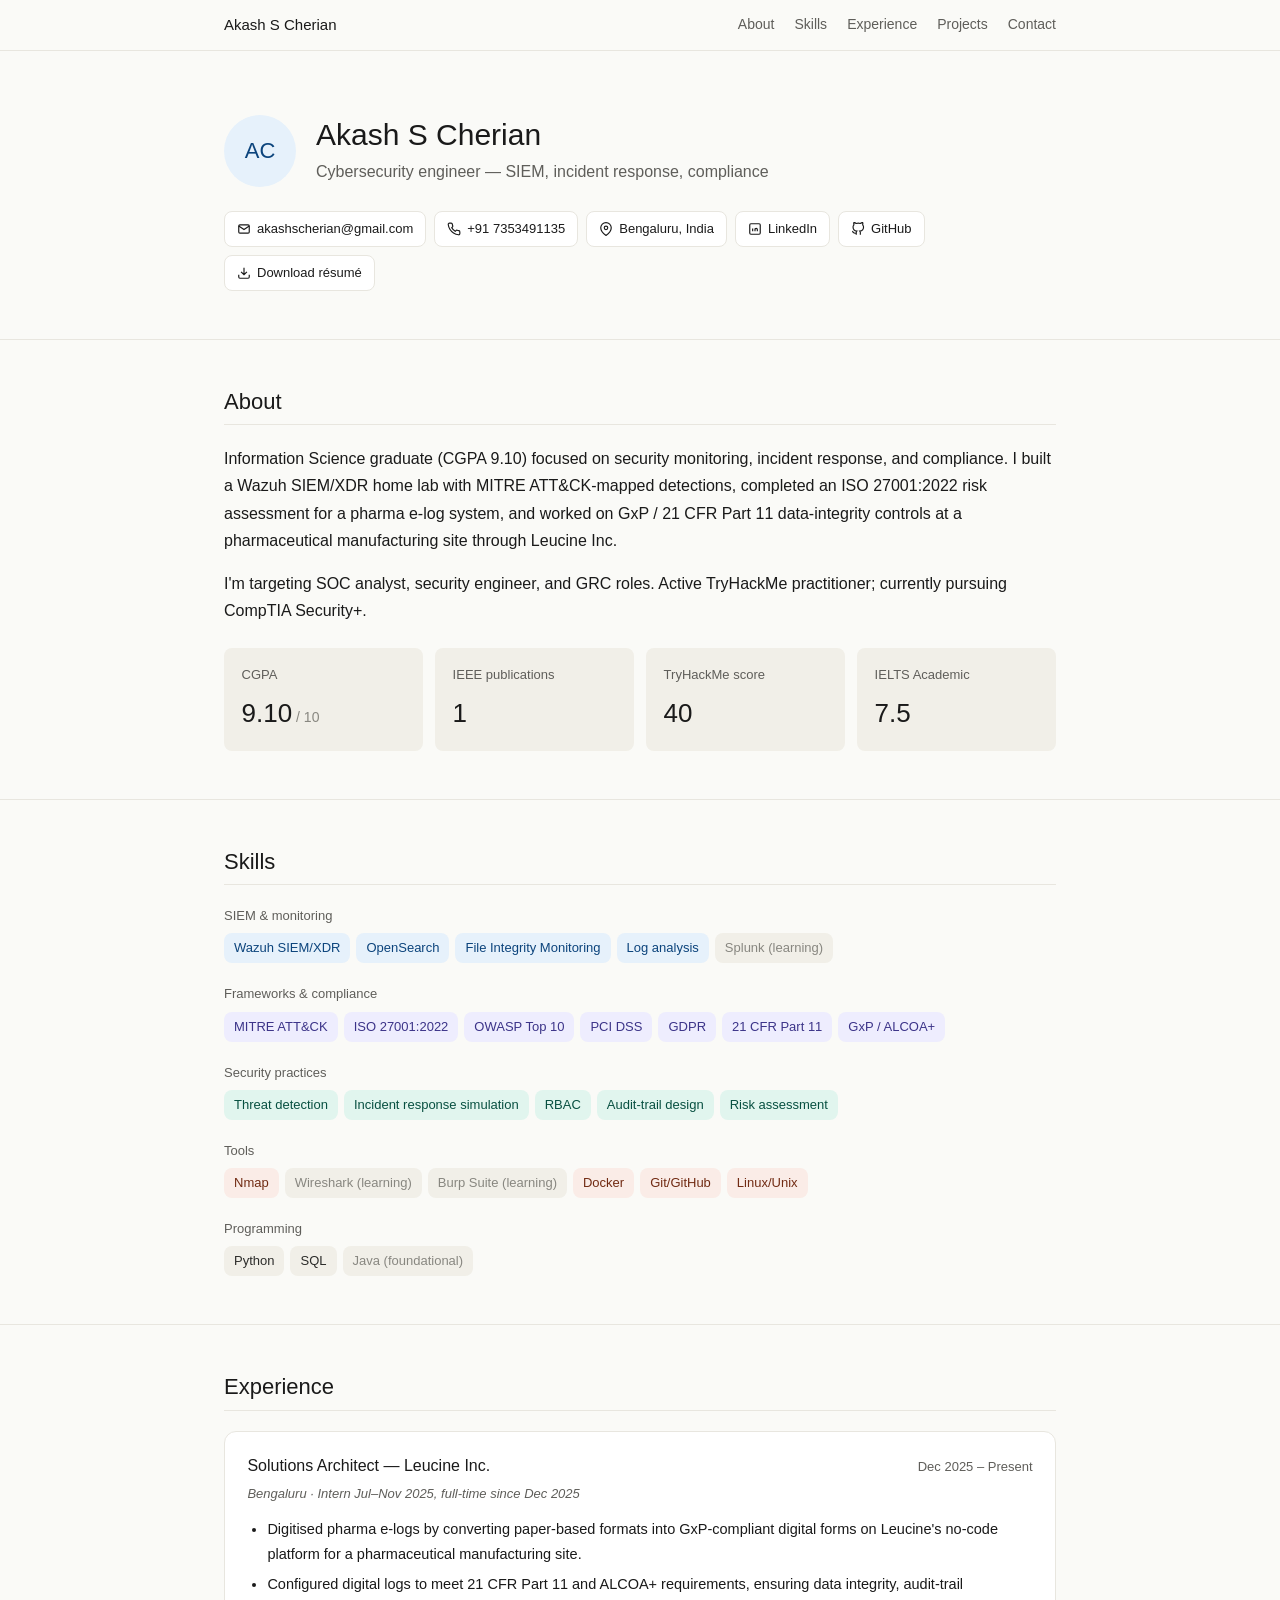
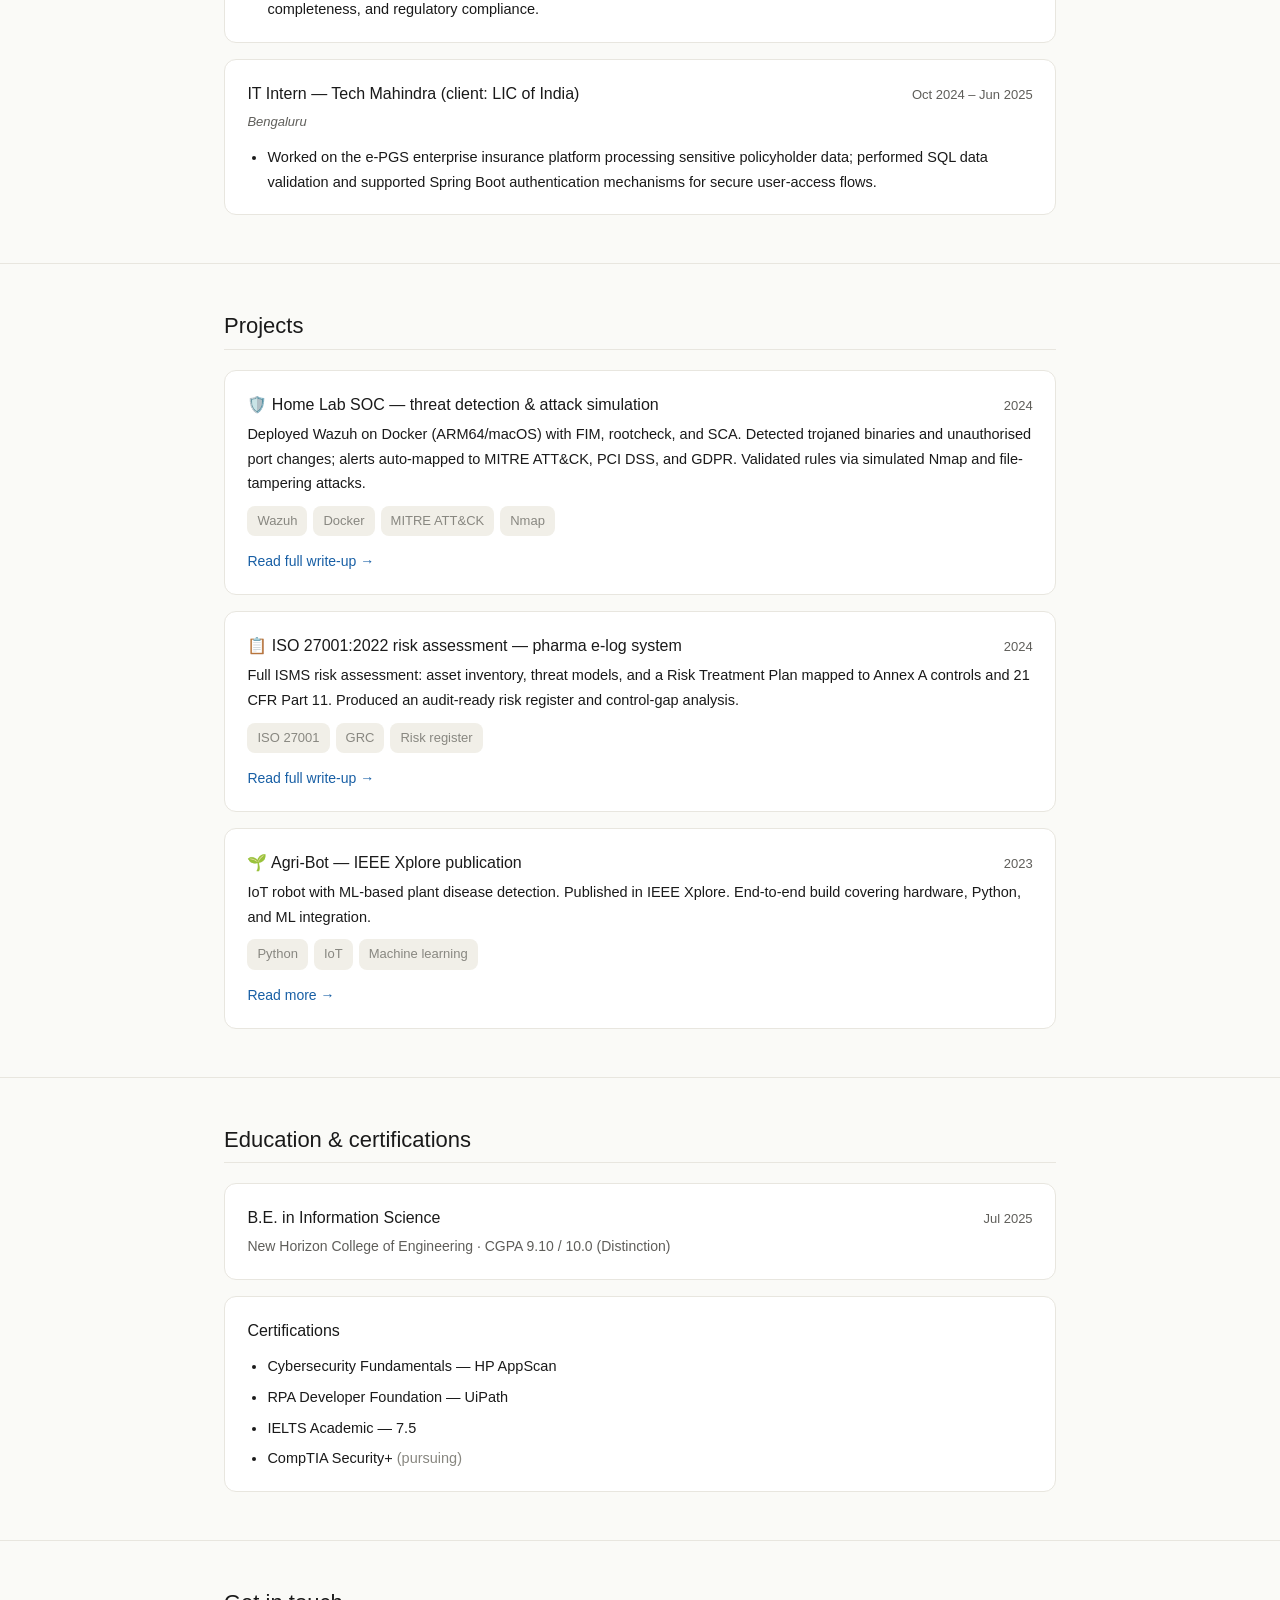
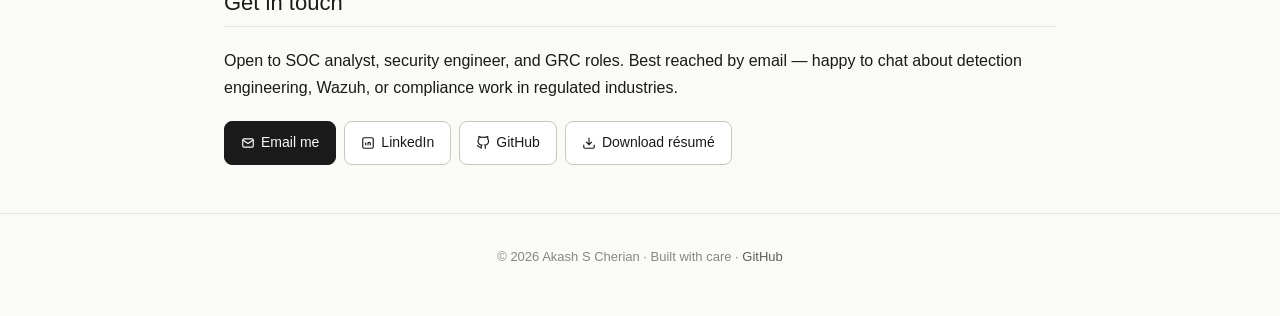
<file: index.html>
<!doctype html>
<html lang="en">
<head>
<meta charset="utf-8" />
<meta name="viewport" content="width=device-width, initial-scale=1" />
<title>Akash S Cherian — Cybersecurity engineer</title>
<meta name="description" content="Cybersecurity-focused engineer in Bengaluru. Wazuh SIEM home lab, ISO 27001 risk assessment, GxP / 21 CFR Part 11 experience. SOC analyst, security engineer, GRC roles." />
<meta name="author" content="Akash S Cherian" />

<!-- Open Graph -->
<meta property="og:title" content="Akash S Cherian — Cybersecurity engineer" />
<meta property="og:description" content="SIEM, incident response, and compliance. Wazuh home lab + ISO 27001 + GxP." />
<meta property="og:type" content="website" />

<link rel="stylesheet" href="assets/styles.css" />
<link rel="icon" href="data:image/svg+xml,<svg xmlns=%22http://www.w3.org/2000/svg%22 viewBox=%220 0 100 100%22><text y=%22.9em%22 font-size=%2290%22>🛡️</text></svg>" />
</head>
<body>

<nav class="nav">
  <div class="nav-inner">
    <a href="#" class="nav-brand">Akash S Cherian</a>
    <div class="nav-links">
      <a href="#about">About</a>
      <a href="#skills">Skills</a>
      <a href="#experience">Experience</a>
      <a href="#projects">Projects</a>
      <a href="#contact">Contact</a>
    </div>
  </div>
</nav>

<main>

<!-- HERO -->
<section class="hero">
  <div class="container">
    <div class="hero-row">
      <div class="avatar">AC</div>
      <div>
        <h1>Akash S Cherian</h1>
        <p class="hero-tagline">Cybersecurity engineer — SIEM, incident response, compliance</p>
      </div>
    </div>

    <div class="contact-row">
      <a href="mailto:akashscherian@gmail.com" class="chip">
        <svg viewBox="0 0 24 24" fill="none" stroke="currentColor" stroke-width="2"><rect x="3" y="5" width="18" height="14" rx="2"/><path d="M3 7l9 6 9-6"/></svg>
        akashscherian@gmail.com
      </a>
      <span class="chip">
        <svg viewBox="0 0 24 24" fill="none" stroke="currentColor" stroke-width="2"><path d="M22 16.92v3a2 2 0 0 1-2.18 2 19.79 19.79 0 0 1-8.63-3.07 19.5 19.5 0 0 1-6-6 19.79 19.79 0 0 1-3.07-8.67A2 2 0 0 1 4.11 2h3a2 2 0 0 1 2 1.72c.13.96.36 1.9.7 2.8a2 2 0 0 1-.45 2.11L8.09 9.91a16 16 0 0 0 6 6l1.27-1.27a2 2 0 0 1 2.11-.45c.9.34 1.84.57 2.8.7A2 2 0 0 1 22 16.92z"/></svg>
        +91 7353491135
      </span>
      <span class="chip">
        <svg viewBox="0 0 24 24" fill="none" stroke="currentColor" stroke-width="2"><path d="M21 10c0 7-9 13-9 13s-9-6-9-13a9 9 0 0 1 18 0z"/><circle cx="12" cy="10" r="3"/></svg>
        Bengaluru, India
      </span>
      <a href="https://linkedin.com/in/akash-s-cherian-a119b2118" class="chip" target="_blank" rel="noopener">
        <svg viewBox="0 0 24 24" fill="none" stroke="currentColor" stroke-width="2"><rect x="3" y="3" width="18" height="18" rx="2"/><path d="M8 11v5M8 8v.01M12 16v-3a2 2 0 1 1 4 0v3M12 16v-5"/></svg>
        LinkedIn
      </a>
      <a href="https://github.com/akashscherian" class="chip" target="_blank" rel="noopener">
        <svg viewBox="0 0 24 24" fill="none" stroke="currentColor" stroke-width="2"><path d="M9 19c-5 1.5-5-2.5-7-3m14 6v-3.87a3.37 3.37 0 0 0-.94-2.61c3.14-.35 6.44-1.54 6.44-7A5.44 5.44 0 0 0 20 4.77 5.07 5.07 0 0 0 19.91 1S18.73.65 16 2.48a13.38 13.38 0 0 0-7 0C6.27.65 5.09 1 5.09 1A5.07 5.07 0 0 0 5 4.77a5.44 5.44 0 0 0-1.5 3.78c0 5.42 3.3 6.61 6.44 7A3.37 3.37 0 0 0 9 18.13V22"/></svg>
        GitHub
      </a>
      <a href="Akash_S_Cherian_Resume.pdf" class="chip" target="_blank" rel="noopener">
        <svg viewBox="0 0 24 24" fill="none" stroke="currentColor" stroke-width="2"><path d="M21 15v4a2 2 0 0 1-2 2H5a2 2 0 0 1-2-2v-4M7 10l5 5 5-5M12 15V3"/></svg>
        Download résumé
      </a>
    </div>
  </div>
</section>

<!-- ABOUT -->
<section id="about">
  <div class="container">
    <h2 class="section-head">About</h2>
    <p>Information Science graduate (CGPA 9.10) focused on security monitoring, incident response, and compliance. I built a Wazuh SIEM/XDR home lab with MITRE ATT&amp;CK-mapped detections, completed an ISO 27001:2022 risk assessment for a pharma e-log system, and worked on GxP / 21 CFR Part 11 data-integrity controls at a pharmaceutical manufacturing site through Leucine Inc.</p>
    <p style="margin-bottom: 1.5rem;">I'm targeting SOC analyst, security engineer, and GRC roles. Active TryHackMe practitioner; currently pursuing CompTIA Security+.</p>

    <div class="stats-grid">
      <div class="stat-card">
        <div class="stat-label">CGPA</div>
        <div class="stat-value">9.10<small> / 10</small></div>
      </div>
      <div class="stat-card">
        <div class="stat-label">IEEE publications</div>
        <div class="stat-value">1</div>
      </div>
      <div class="stat-card">
        <div class="stat-label">TryHackMe score</div>
        <div class="stat-value">40</div>
      </div>
      <div class="stat-card">
        <div class="stat-label">IELTS Academic</div>
        <div class="stat-value">7.5</div>
      </div>
    </div>
  </div>
</section>

<!-- SKILLS -->
<section id="skills">
  <div class="container">
    <h2 class="section-head">Skills</h2>

    <div class="skill-group">
      <div class="skill-label">SIEM &amp; monitoring</div>
      <div class="tag-row">
        <span class="tag blue">Wazuh SIEM/XDR</span>
        <span class="tag blue">OpenSearch</span>
        <span class="tag blue">File Integrity Monitoring</span>
        <span class="tag blue">Log analysis</span>
        <span class="tag muted">Splunk (learning)</span>
      </div>
    </div>

    <div class="skill-group">
      <div class="skill-label">Frameworks &amp; compliance</div>
      <div class="tag-row">
        <span class="tag purple">MITRE ATT&amp;CK</span>
        <span class="tag purple">ISO 27001:2022</span>
        <span class="tag purple">OWASP Top 10</span>
        <span class="tag purple">PCI DSS</span>
        <span class="tag purple">GDPR</span>
        <span class="tag purple">21 CFR Part 11</span>
        <span class="tag purple">GxP / ALCOA+</span>
      </div>
    </div>

    <div class="skill-group">
      <div class="skill-label">Security practices</div>
      <div class="tag-row">
        <span class="tag teal">Threat detection</span>
        <span class="tag teal">Incident response simulation</span>
        <span class="tag teal">RBAC</span>
        <span class="tag teal">Audit-trail design</span>
        <span class="tag teal">Risk assessment</span>
      </div>
    </div>

    <div class="skill-group">
      <div class="skill-label">Tools</div>
      <div class="tag-row">
        <span class="tag coral">Nmap</span>
        <span class="tag muted">Wireshark (learning)</span>
        <span class="tag muted">Burp Suite (learning)</span>
        <span class="tag coral">Docker</span>
        <span class="tag coral">Git/GitHub</span>
        <span class="tag coral">Linux/Unix</span>
      </div>
    </div>

    <div class="skill-group">
      <div class="skill-label">Programming</div>
      <div class="tag-row">
        <span class="tag">Python</span>
        <span class="tag">SQL</span>
        <span class="tag muted">Java (foundational)</span>
      </div>
    </div>
  </div>
</section>

<!-- EXPERIENCE -->
<section id="experience">
  <div class="container">
    <h2 class="section-head">Experience</h2>

    <div class="card">
      <div class="card-head">
        <p class="card-title">Solutions Architect — Leucine Inc.</p>
        <p class="card-date">Dec 2025 – Present</p>
      </div>
      <p class="card-sub">Bengaluru · Intern Jul–Nov 2025, full-time since Dec 2025</p>
      <ul>
        <li>Digitised pharma e-logs by converting paper-based formats into GxP-compliant digital forms on Leucine's no-code platform for a pharmaceutical manufacturing site.</li>
        <li>Configured digital logs to meet 21 CFR Part 11 and ALCOA+ requirements, ensuring data integrity, audit-trail completeness, and regulatory compliance.</li>
      </ul>
    </div>

    <div class="card">
      <div class="card-head">
        <p class="card-title">IT Intern — Tech Mahindra (client: LIC of India)</p>
        <p class="card-date">Oct 2024 – Jun 2025</p>
      </div>
      <p class="card-sub">Bengaluru</p>
      <ul>
        <li>Worked on the e-PGS enterprise insurance platform processing sensitive policyholder data; performed SQL data validation and supported Spring Boot authentication mechanisms for secure user-access flows.</li>
      </ul>
    </div>
  </div>
</section>

<!-- PROJECTS -->
<section id="projects">
  <div class="container">
    <h2 class="section-head">Projects</h2>

    <div class="card">
      <div class="card-head">
        <p class="card-title">🛡️ Home Lab SOC — threat detection &amp; attack simulation</p>
        <p class="card-date">2024</p>
      </div>
      <p style="font-size: 14.5px; margin: 4px 0 10px;">Deployed Wazuh on Docker (ARM64/macOS) with FIM, rootcheck, and SCA. Detected trojaned binaries and unauthorised port changes; alerts auto-mapped to MITRE ATT&amp;CK, PCI DSS, and GDPR. Validated rules via simulated Nmap and file-tampering attacks.</p>
      <div class="tag-row" style="margin-bottom: 4px;">
        <span class="tag muted">Wazuh</span>
        <span class="tag muted">Docker</span>
        <span class="tag muted">MITRE ATT&amp;CK</span>
        <span class="tag muted">Nmap</span>
      </div>
      <a href="projects/wazuh-soc.html" class="card-link">Read full write-up →</a>
    </div>

    <div class="card">
      <div class="card-head">
        <p class="card-title">📋 ISO 27001:2022 risk assessment — pharma e-log system</p>
        <p class="card-date">2024</p>
      </div>
      <p style="font-size: 14.5px; margin: 4px 0 10px;">Full ISMS risk assessment: asset inventory, threat models, and a Risk Treatment Plan mapped to Annex A controls and 21 CFR Part 11. Produced an audit-ready risk register and control-gap analysis.</p>
      <div class="tag-row" style="margin-bottom: 4px;">
        <span class="tag muted">ISO 27001</span>
        <span class="tag muted">GRC</span>
        <span class="tag muted">Risk register</span>
      </div>
      <a href="projects/iso27001.html" class="card-link">Read full write-up →</a>
    </div>

    <div class="card">
      <div class="card-head">
        <p class="card-title">🌱 Agri-Bot — IEEE Xplore publication</p>
        <p class="card-date">2023</p>
      </div>
      <p style="font-size: 14.5px; margin: 4px 0 10px;">IoT robot with ML-based plant disease detection. Published in IEEE Xplore. End-to-end build covering hardware, Python, and ML integration.</p>
      <div class="tag-row" style="margin-bottom: 4px;">
        <span class="tag muted">Python</span>
        <span class="tag muted">IoT</span>
        <span class="tag muted">Machine learning</span>
      </div>
      <a href="projects/agribot.html" class="card-link">Read more →</a>
    </div>
  </div>
</section>

<!-- EDUCATION -->
<section id="education">
  <div class="container">
    <h2 class="section-head">Education &amp; certifications</h2>

    <div class="card">
      <div class="card-head">
        <p class="card-title">B.E. in Information Science</p>
        <p class="card-date">Jul 2025</p>
      </div>
      <p style="font-size: 14px; color: #5f5e5a; margin: 4px 0 0;">New Horizon College of Engineering · CGPA 9.10 / 10.0 (Distinction)</p>
    </div>

    <div class="card">
      <p class="card-title" style="margin-bottom: 10px;">Certifications</p>
      <ul>
        <li>Cybersecurity Fundamentals — HP AppScan</li>
        <li>RPA Developer Foundation — UiPath</li>
        <li>IELTS Academic — 7.5</li>
        <li>CompTIA Security+ <span style="color: #888780;">(pursuing)</span></li>
      </ul>
    </div>
  </div>
</section>

<!-- CONTACT -->
<section id="contact">
  <div class="container">
    <h2 class="section-head">Get in touch</h2>
    <p style="margin-bottom: 1.25rem;">Open to SOC analyst, security engineer, and GRC roles. Best reached by email — happy to chat about detection engineering, Wazuh, or compliance work in regulated industries.</p>
    <div class="btn-row">
      <a href="mailto:akashscherian@gmail.com" class="btn btn-primary">
        <svg viewBox="0 0 24 24" fill="none" stroke="currentColor" stroke-width="2" width="14" height="14"><rect x="3" y="5" width="18" height="14" rx="2"/><path d="M3 7l9 6 9-6"/></svg>
        Email me
      </a>
      <a href="https://linkedin.com/in/akash-s-cherian-a119b2118" class="btn" target="_blank" rel="noopener">
        <svg viewBox="0 0 24 24" fill="none" stroke="currentColor" stroke-width="2" width="14" height="14"><rect x="3" y="3" width="18" height="18" rx="2"/><path d="M8 11v5M8 8v.01M12 16v-3a2 2 0 1 1 4 0v3M12 16v-5"/></svg>
        LinkedIn
      </a>
      <a href="https://github.com/akashscherian" class="btn" target="_blank" rel="noopener">
        <svg viewBox="0 0 24 24" fill="none" stroke="currentColor" stroke-width="2" width="14" height="14"><path d="M9 19c-5 1.5-5-2.5-7-3m14 6v-3.87a3.37 3.37 0 0 0-.94-2.61c3.14-.35 6.44-1.54 6.44-7A5.44 5.44 0 0 0 20 4.77 5.07 5.07 0 0 0 19.91 1S18.73.65 16 2.48a13.38 13.38 0 0 0-7 0C6.27.65 5.09 1 5.09 1A5.07 5.07 0 0 0 5 4.77a5.44 5.44 0 0 0-1.5 3.78c0 5.42 3.3 6.61 6.44 7A3.37 3.37 0 0 0 9 18.13V22"/></svg>
        GitHub
      </a>
      <a href="Akash_S_Cherian_Resume.pdf" class="btn" target="_blank" rel="noopener">
        <svg viewBox="0 0 24 24" fill="none" stroke="currentColor" stroke-width="2" width="14" height="14"><path d="M21 15v4a2 2 0 0 1-2 2H5a2 2 0 0 1-2-2v-4M7 10l5 5 5-5M12 15V3"/></svg>
        Download résumé
      </a>
    </div>
  </div>
</section>

</main>

<footer class="footer">
  <div class="container">
    © <span id="year">2026</span> Akash S Cherian · Built with care · <a href="https://github.com/akashscherian" target="_blank" rel="noopener">GitHub</a>
  </div>
</footer>

<script src="assets/main.js"></script>
</body>
</html>
</file>
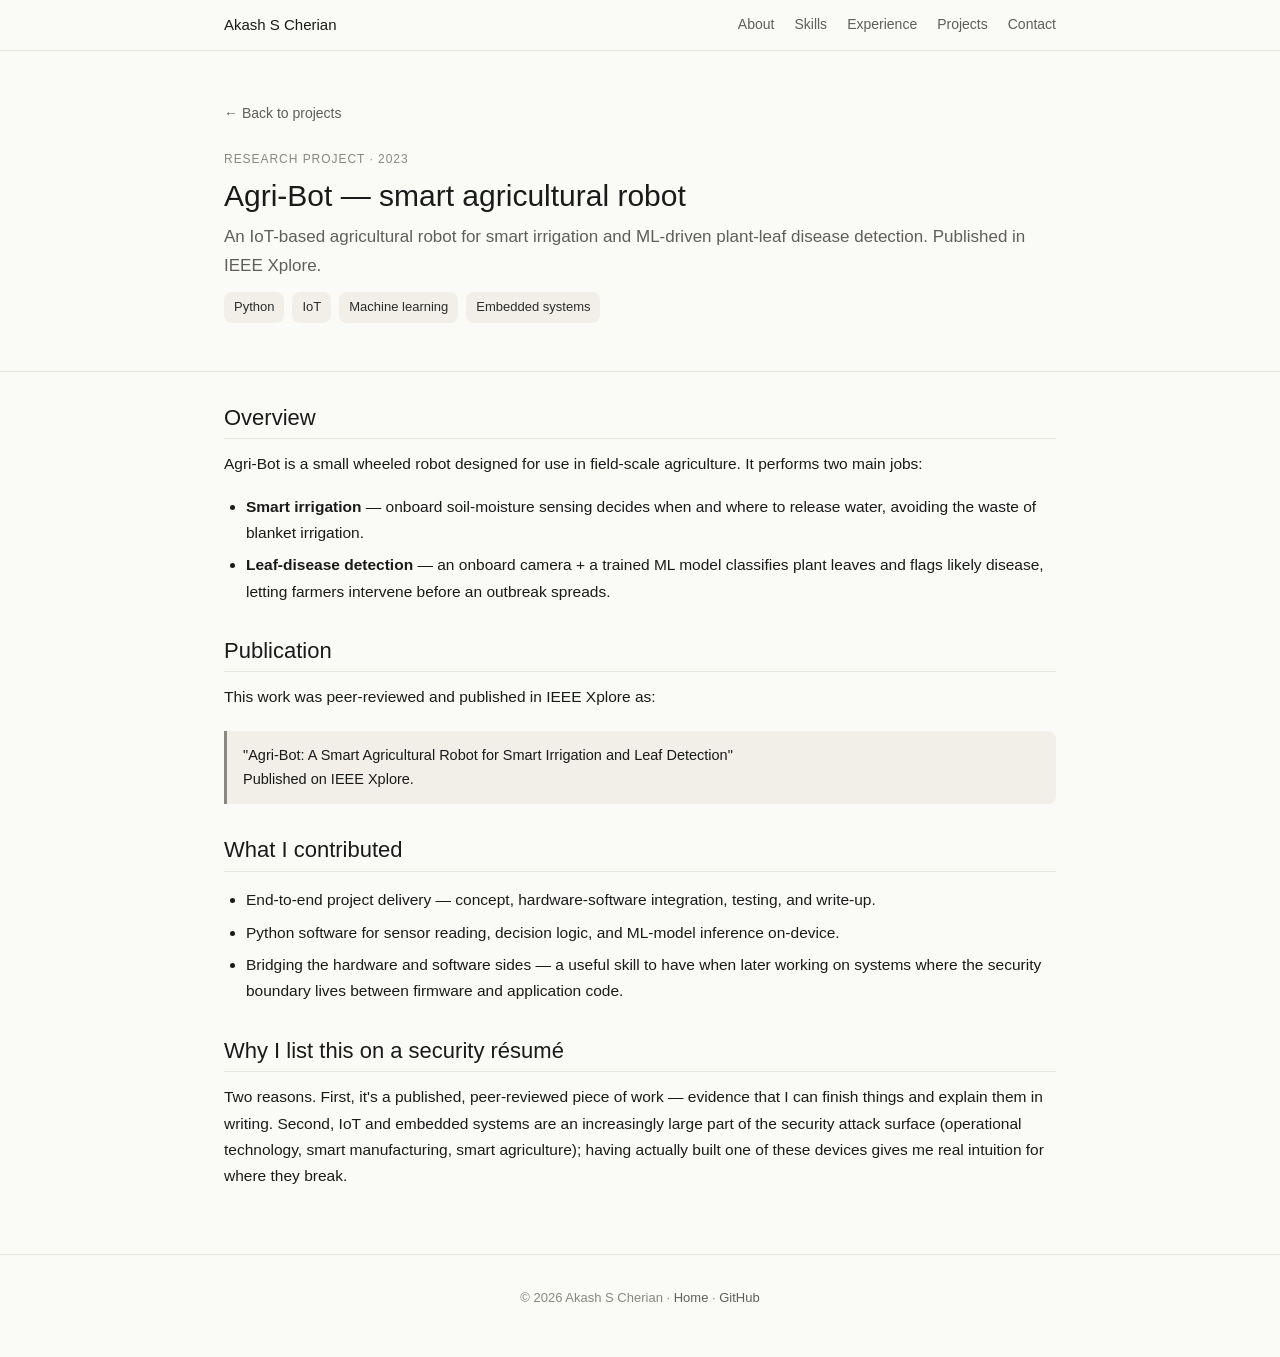
<file: projects/agribot.html>
<!doctype html>
<html lang="en">
<head>
<meta charset="utf-8" />
<meta name="viewport" content="width=device-width, initial-scale=1" />
<title>Agri-Bot — IEEE Xplore Publication · Akash S Cherian</title>
<meta name="description" content="IoT agricultural robot with ML-based plant disease detection. Published in IEEE Xplore." />
<link rel="stylesheet" href="../assets/styles.css" />
<link rel="icon" href="data:image/svg+xml,<svg xmlns=%22http://www.w3.org/2000/svg%22 viewBox=%220 0 100 100%22><text y=%22.9em%22 font-size=%2290%22>🛡️</text></svg>" />
</head>
<body>

<nav class="nav">
  <div class="nav-inner">
    <a href="../index.html" class="nav-brand">Akash S Cherian</a>
    <div class="nav-links">
      <a href="../index.html#about">About</a>
      <a href="../index.html#skills">Skills</a>
      <a href="../index.html#experience">Experience</a>
      <a href="../index.html#projects">Projects</a>
      <a href="../index.html#contact">Contact</a>
    </div>
  </div>
</nav>

<main>

<section class="project-hero">
  <div class="container">
    <a href="../index.html#projects" class="back-link">← Back to projects</a>
    <p class="eyebrow">Research project · 2023</p>
    <h1>Agri-Bot — smart agricultural robot</h1>
    <p style="font-size: 17px; color: #5f5e5a; margin: 0;">An IoT-based agricultural robot for smart irrigation and ML-driven plant-leaf disease detection. Published in IEEE Xplore.</p>

    <div class="project-meta">
      <span class="tag">Python</span>
      <span class="tag">IoT</span>
      <span class="tag">Machine learning</span>
      <span class="tag">Embedded systems</span>
    </div>
  </div>
</section>

<section style="padding-top: 0;">
  <div class="container project-body">

    <h2>Overview</h2>
    <p>Agri-Bot is a small wheeled robot designed for use in field-scale agriculture. It performs two main jobs:</p>
    <ul>
      <li><strong>Smart irrigation</strong> — onboard soil-moisture sensing decides when and where to release water, avoiding the waste of blanket irrigation.</li>
      <li><strong>Leaf-disease detection</strong> — an onboard camera + a trained ML model classifies plant leaves and flags likely disease, letting farmers intervene before an outbreak spreads.</li>
    </ul>

    <h2>Publication</h2>
    <p>This work was peer-reviewed and published in IEEE Xplore as:</p>
    <div class="callout">
      <strong>"Agri-Bot: A Smart Agricultural Robot for Smart Irrigation and Leaf Detection"</strong><br>
      Published on IEEE Xplore.
    </div>

    <h2>What I contributed</h2>
    <ul>
      <li>End-to-end project delivery — concept, hardware-software integration, testing, and write-up.</li>
      <li>Python software for sensor reading, decision logic, and ML-model inference on-device.</li>
      <li>Bridging the hardware and software sides — a useful skill to have when later working on systems where the security boundary lives between firmware and application code.</li>
    </ul>

    <h2>Why I list this on a security résumé</h2>
    <p>Two reasons. First, it's a published, peer-reviewed piece of work — evidence that I can finish things and explain them in writing. Second, IoT and embedded systems are an increasingly large part of the security attack surface (operational technology, smart manufacturing, smart agriculture); having actually built one of these devices gives me real intuition for where they break.</p>

  </div>
</section>

</main>

<footer class="footer">
  <div class="container">
    © <span id="year">2026</span> Akash S Cherian · <a href="../index.html">Home</a> · <a href="https://github.com/akashscherian" target="_blank" rel="noopener">GitHub</a>
  </div>
</footer>

<script src="../assets/main.js"></script>
</body>
</html>
</file>
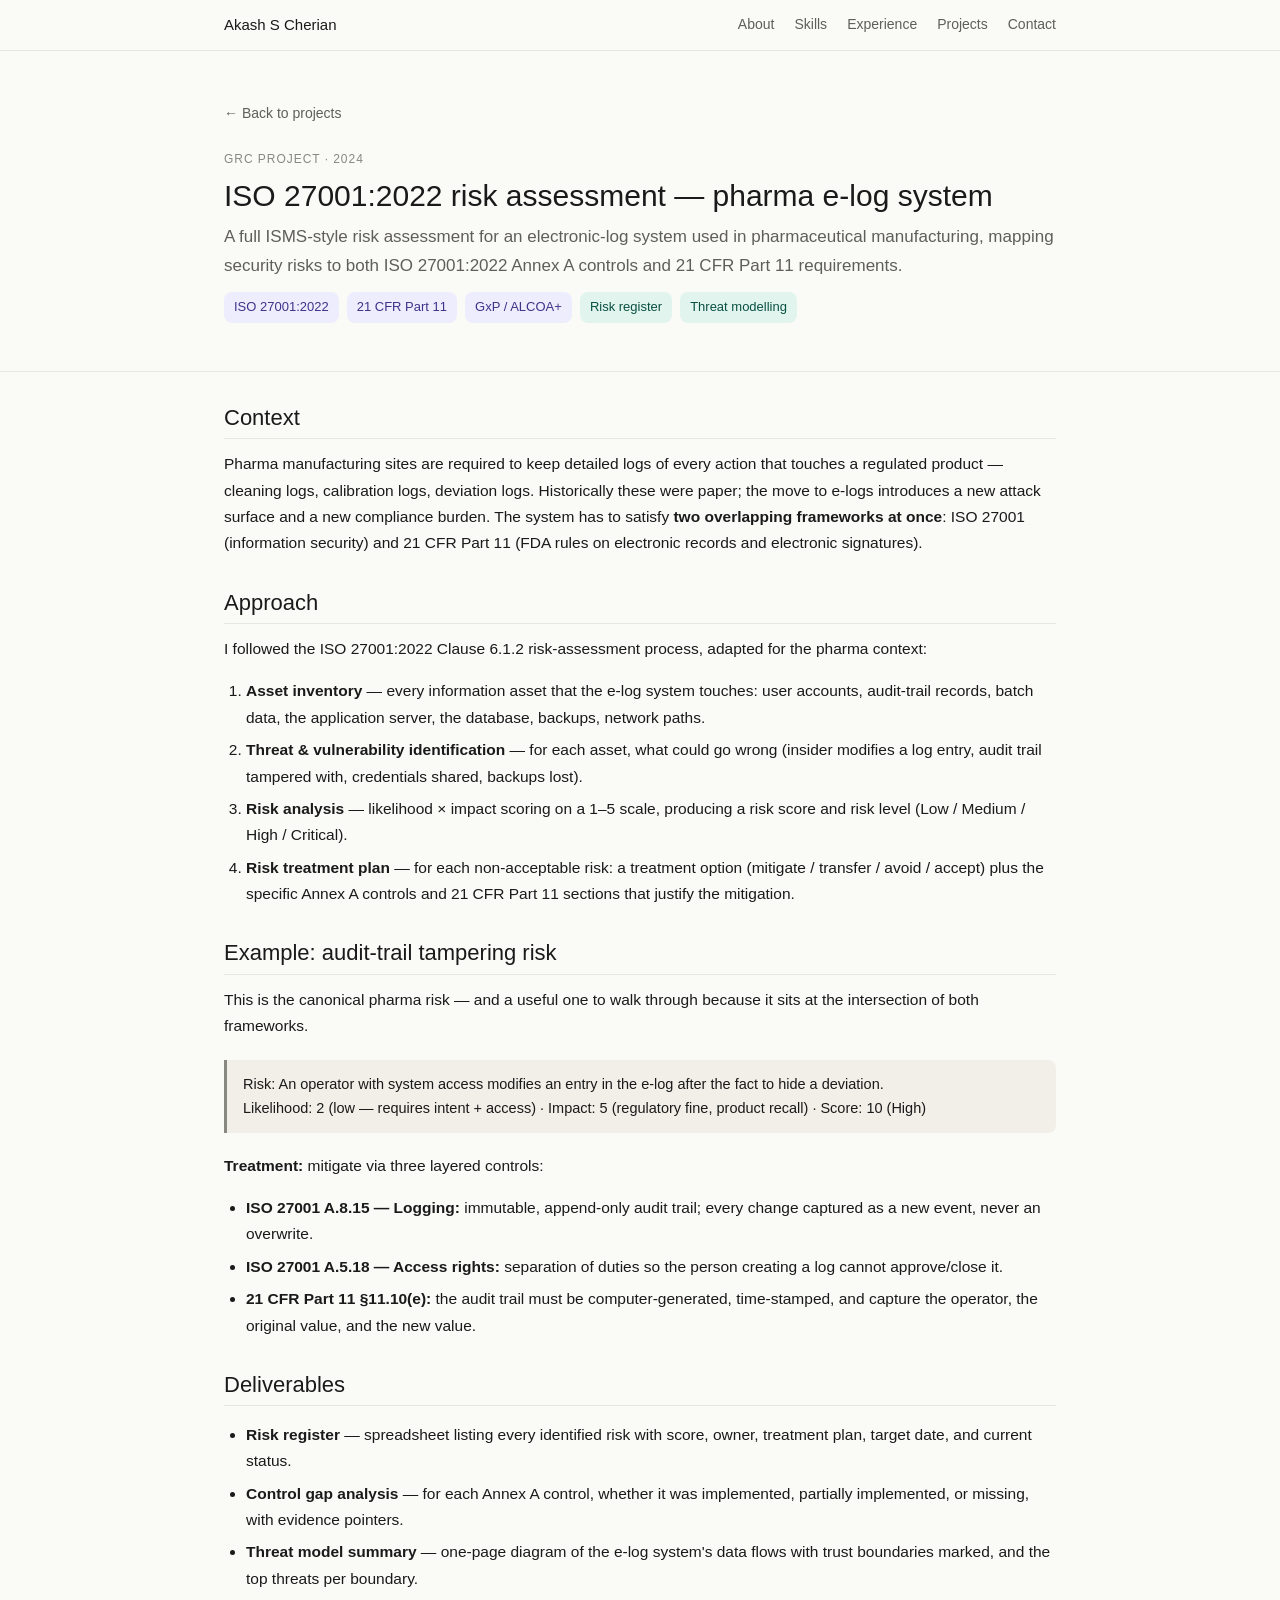
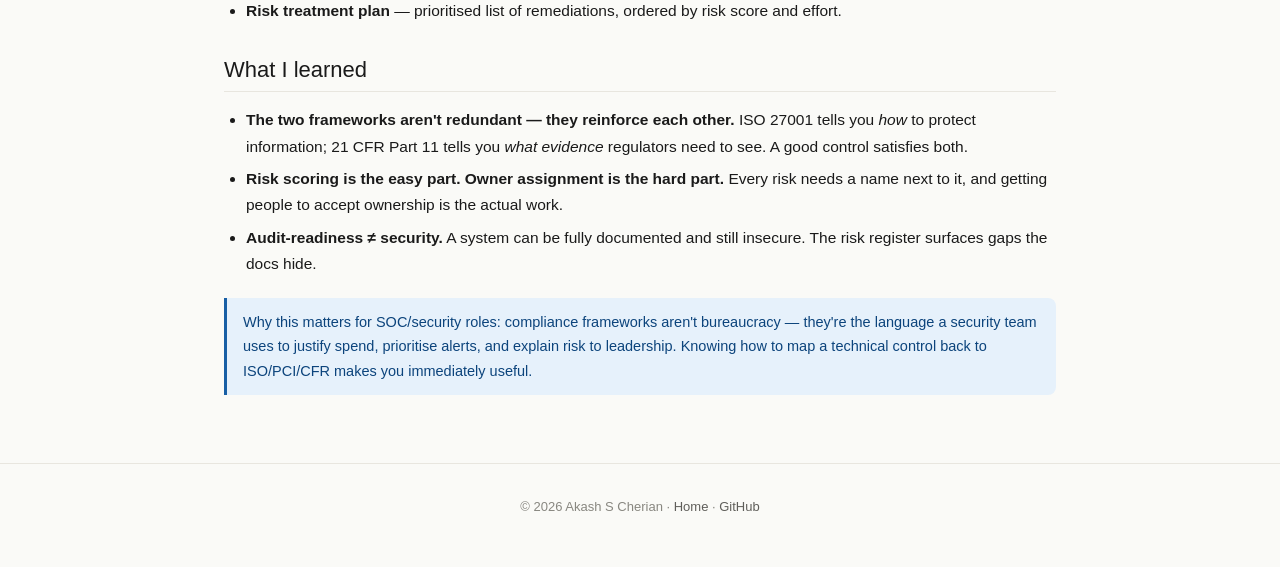
<file: projects/iso27001.html>
<!doctype html>
<html lang="en">
<head>
<meta charset="utf-8" />
<meta name="viewport" content="width=device-width, initial-scale=1" />
<title>ISO 27001:2022 Risk Assessment — Pharma e-Log System · Akash S Cherian</title>
<meta name="description" content="Full ISMS risk assessment for a pharma e-log system: asset inventory, threat models, risk treatment plan mapped to Annex A controls and 21 CFR Part 11." />
<link rel="stylesheet" href="../assets/styles.css" />
<link rel="icon" href="data:image/svg+xml,<svg xmlns=%22http://www.w3.org/2000/svg%22 viewBox=%220 0 100 100%22><text y=%22.9em%22 font-size=%2290%22>🛡️</text></svg>" />
</head>
<body>

<nav class="nav">
  <div class="nav-inner">
    <a href="../index.html" class="nav-brand">Akash S Cherian</a>
    <div class="nav-links">
      <a href="../index.html#about">About</a>
      <a href="../index.html#skills">Skills</a>
      <a href="../index.html#experience">Experience</a>
      <a href="../index.html#projects">Projects</a>
      <a href="../index.html#contact">Contact</a>
    </div>
  </div>
</nav>

<main>

<section class="project-hero">
  <div class="container">
    <a href="../index.html#projects" class="back-link">← Back to projects</a>
    <p class="eyebrow">GRC project · 2024</p>
    <h1>ISO 27001:2022 risk assessment — pharma e-log system</h1>
    <p style="font-size: 17px; color: #5f5e5a; margin: 0;">A full ISMS-style risk assessment for an electronic-log system used in pharmaceutical manufacturing, mapping security risks to both ISO 27001:2022 Annex A controls and 21 CFR Part 11 requirements.</p>

    <div class="project-meta">
      <span class="tag purple">ISO 27001:2022</span>
      <span class="tag purple">21 CFR Part 11</span>
      <span class="tag purple">GxP / ALCOA+</span>
      <span class="tag teal">Risk register</span>
      <span class="tag teal">Threat modelling</span>
    </div>
  </div>
</section>

<section style="padding-top: 0;">
  <div class="container project-body">

    <h2>Context</h2>
    <p>Pharma manufacturing sites are required to keep detailed logs of every action that touches a regulated product — cleaning logs, calibration logs, deviation logs. Historically these were paper; the move to e-logs introduces a new attack surface and a new compliance burden. The system has to satisfy <strong>two overlapping frameworks at once</strong>: ISO 27001 (information security) and 21 CFR Part 11 (FDA rules on electronic records and electronic signatures).</p>

    <h2>Approach</h2>
    <p>I followed the ISO 27001:2022 Clause 6.1.2 risk-assessment process, adapted for the pharma context:</p>
    <ol>
      <li><strong>Asset inventory</strong> — every information asset that the e-log system touches: user accounts, audit-trail records, batch data, the application server, the database, backups, network paths.</li>
      <li><strong>Threat &amp; vulnerability identification</strong> — for each asset, what could go wrong (insider modifies a log entry, audit trail tampered with, credentials shared, backups lost).</li>
      <li><strong>Risk analysis</strong> — likelihood × impact scoring on a 1–5 scale, producing a risk score and risk level (Low / Medium / High / Critical).</li>
      <li><strong>Risk treatment plan</strong> — for each non-acceptable risk: a treatment option (mitigate / transfer / avoid / accept) plus the specific Annex A controls and 21 CFR Part 11 sections that justify the mitigation.</li>
    </ol>

    <h2>Example: audit-trail tampering risk</h2>
    <p>This is the canonical pharma risk — and a useful one to walk through because it sits at the intersection of both frameworks.</p>

    <div class="callout">
      <strong>Risk:</strong> An operator with system access modifies an entry in the e-log after the fact to hide a deviation.<br>
      <strong>Likelihood:</strong> 2 (low — requires intent + access) · <strong>Impact:</strong> 5 (regulatory fine, product recall) · <strong>Score:</strong> 10 (High)
    </div>

    <p><strong>Treatment:</strong> mitigate via three layered controls:</p>
    <ul>
      <li><strong>ISO 27001 A.8.15 — Logging:</strong> immutable, append-only audit trail; every change captured as a new event, never an overwrite.</li>
      <li><strong>ISO 27001 A.5.18 — Access rights:</strong> separation of duties so the person creating a log cannot approve/close it.</li>
      <li><strong>21 CFR Part 11 §11.10(e):</strong> the audit trail must be computer-generated, time-stamped, and capture the operator, the original value, and the new value.</li>
    </ul>

    <h2>Deliverables</h2>
    <ul>
      <li><strong>Risk register</strong> — spreadsheet listing every identified risk with score, owner, treatment plan, target date, and current status.</li>
      <li><strong>Control gap analysis</strong> — for each Annex A control, whether it was implemented, partially implemented, or missing, with evidence pointers.</li>
      <li><strong>Threat model summary</strong> — one-page diagram of the e-log system's data flows with trust boundaries marked, and the top threats per boundary.</li>
      <li><strong>Risk treatment plan</strong> — prioritised list of remediations, ordered by risk score and effort.</li>
    </ul>

    <h2>What I learned</h2>
    <ul>
      <li><strong>The two frameworks aren't redundant — they reinforce each other.</strong> ISO 27001 tells you <em>how</em> to protect information; 21 CFR Part 11 tells you <em>what evidence</em> regulators need to see. A good control satisfies both.</li>
      <li><strong>Risk scoring is the easy part. Owner assignment is the hard part.</strong> Every risk needs a name next to it, and getting people to accept ownership is the actual work.</li>
      <li><strong>Audit-readiness ≠ security.</strong> A system can be fully documented and still insecure. The risk register surfaces gaps the docs hide.</li>
    </ul>

    <div class="callout info">
      <strong>Why this matters for SOC/security roles:</strong> compliance frameworks aren't bureaucracy — they're the language a security team uses to justify spend, prioritise alerts, and explain risk to leadership. Knowing how to map a technical control back to ISO/PCI/CFR makes you immediately useful.
    </div>

  </div>
</section>

</main>

<footer class="footer">
  <div class="container">
    © <span id="year">2026</span> Akash S Cherian · <a href="../index.html">Home</a> · <a href="https://github.com/akashscherian" target="_blank" rel="noopener">GitHub</a>
  </div>
</footer>

<script src="../assets/main.js"></script>
</body>
</html>
</file>
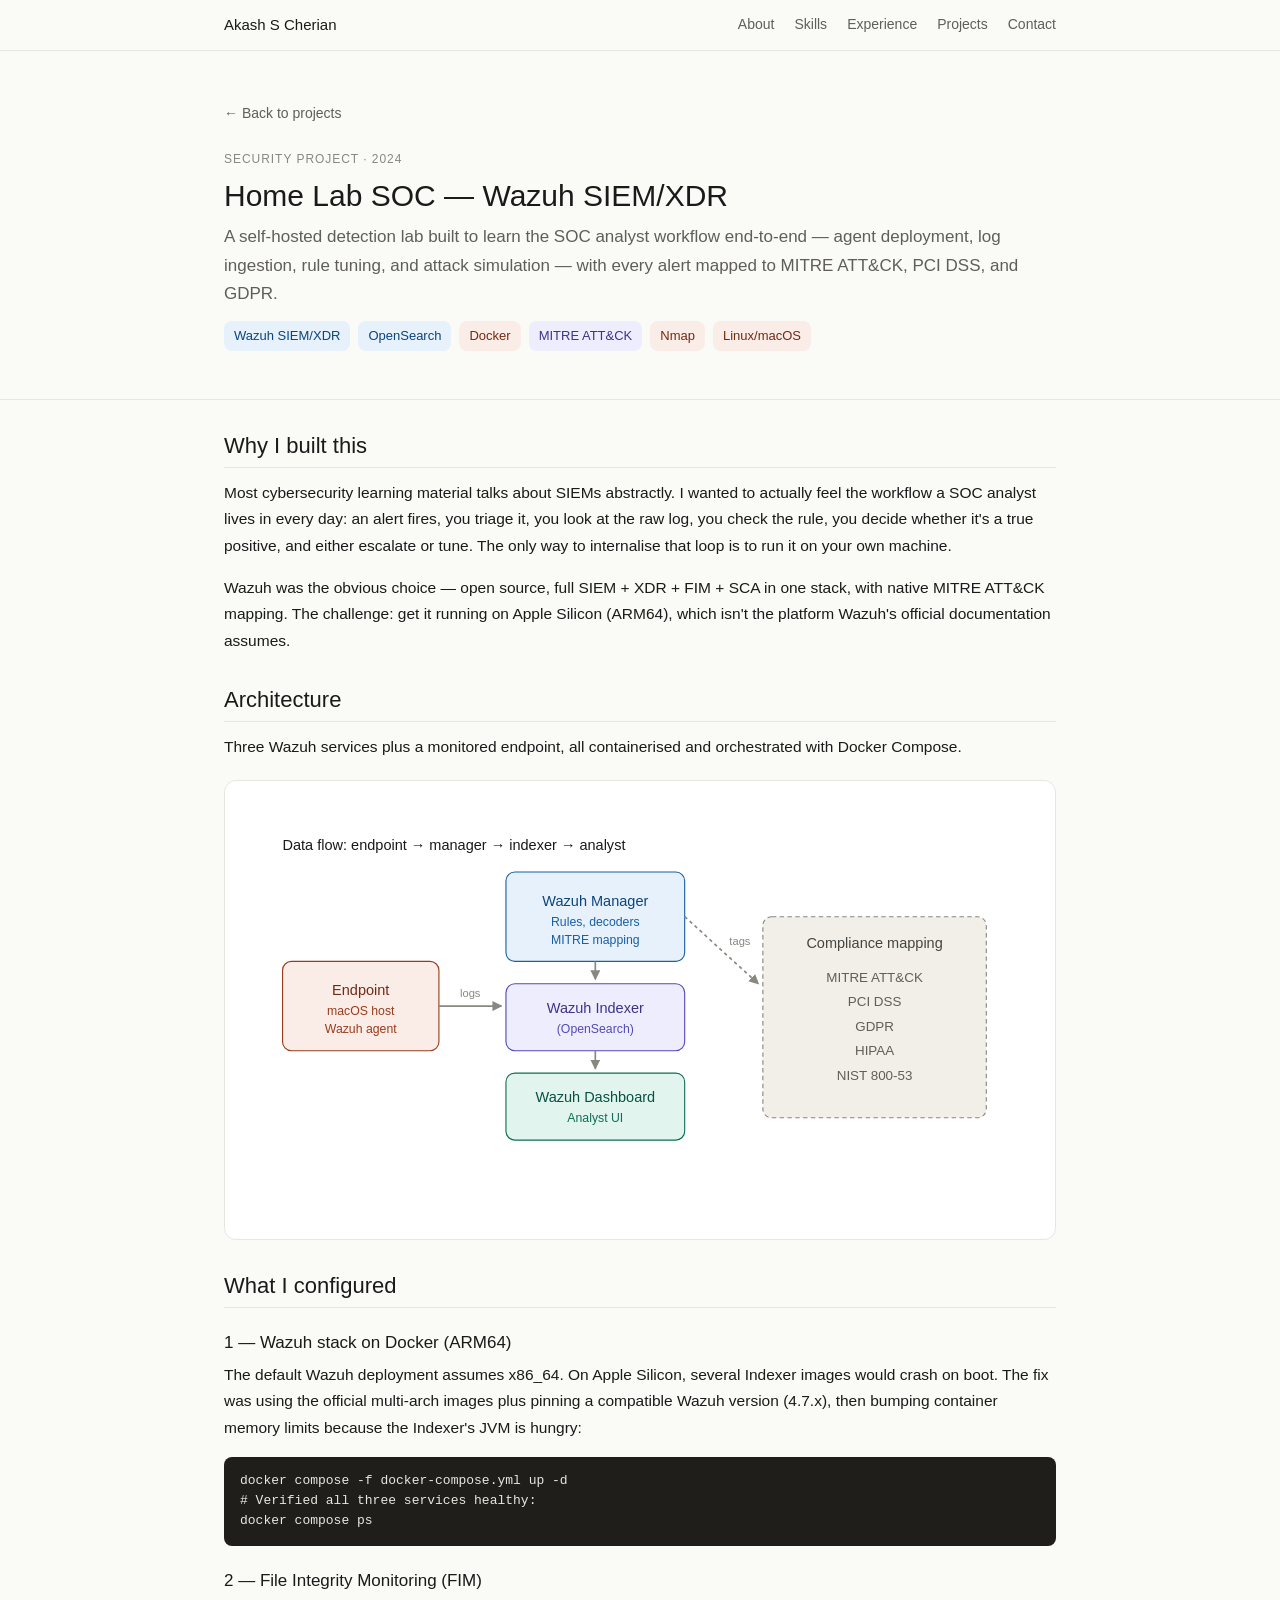
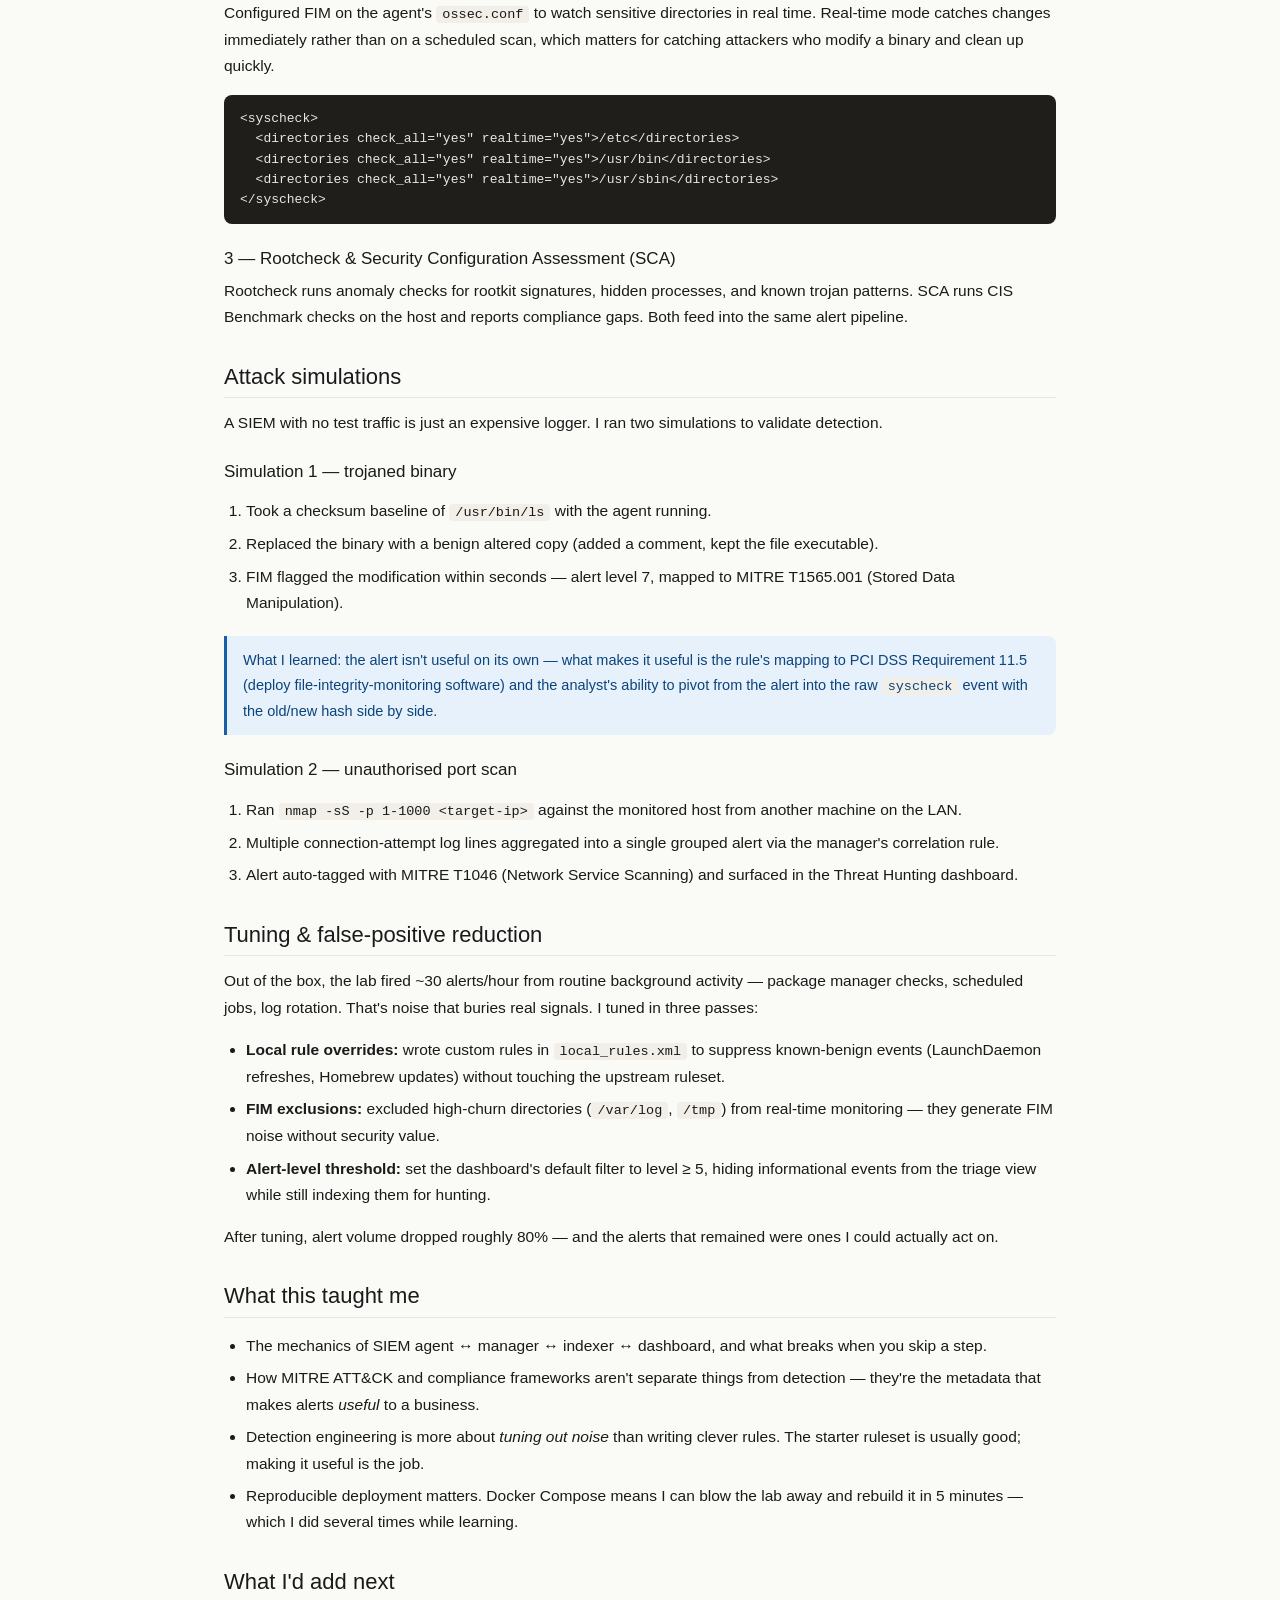
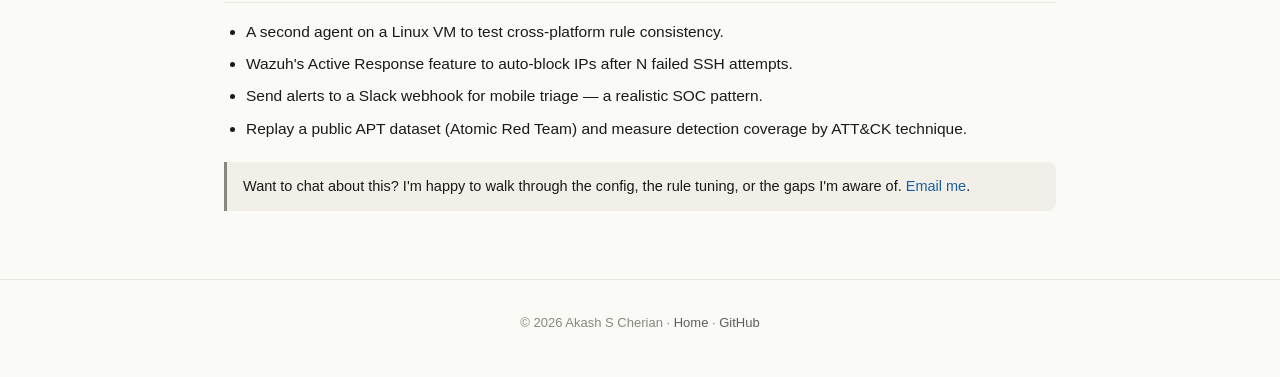
<file: projects/wazuh-soc.html>
<!doctype html>
<html lang="en">
<head>
<meta charset="utf-8" />
<meta name="viewport" content="width=device-width, initial-scale=1" />
<title>Home Lab SOC — Wazuh SIEM/XDR · Akash S Cherian</title>
<meta name="description" content="Deploying Wazuh SIEM/XDR on Docker for threat detection, file integrity monitoring, and simulated attack validation — mapped to MITRE ATT&CK, PCI DSS, and GDPR." />
<link rel="stylesheet" href="../assets/styles.css" />
<link rel="icon" href="data:image/svg+xml,<svg xmlns=%22http://www.w3.org/2000/svg%22 viewBox=%220 0 100 100%22><text y=%22.9em%22 font-size=%2290%22>🛡️</text></svg>" />
</head>
<body>

<nav class="nav">
  <div class="nav-inner">
    <a href="../index.html" class="nav-brand">Akash S Cherian</a>
    <div class="nav-links">
      <a href="../index.html#about">About</a>
      <a href="../index.html#skills">Skills</a>
      <a href="../index.html#experience">Experience</a>
      <a href="../index.html#projects">Projects</a>
      <a href="../index.html#contact">Contact</a>
    </div>
  </div>
</nav>

<main>

<section class="project-hero">
  <div class="container">
    <a href="../index.html#projects" class="back-link">← Back to projects</a>
    <p class="eyebrow">Security project · 2024</p>
    <h1>Home Lab SOC — Wazuh SIEM/XDR</h1>
    <p style="font-size: 17px; color: #5f5e5a; margin: 0;">A self-hosted detection lab built to learn the SOC analyst workflow end-to-end — agent deployment, log ingestion, rule tuning, and attack simulation — with every alert mapped to MITRE ATT&amp;CK, PCI DSS, and GDPR.</p>

    <div class="project-meta">
      <span class="tag blue">Wazuh SIEM/XDR</span>
      <span class="tag blue">OpenSearch</span>
      <span class="tag coral">Docker</span>
      <span class="tag purple">MITRE ATT&amp;CK</span>
      <span class="tag coral">Nmap</span>
      <span class="tag coral">Linux/macOS</span>
    </div>
  </div>
</section>

<section style="padding-top: 0;">
  <div class="container project-body">

    <h2>Why I built this</h2>
    <p>Most cybersecurity learning material talks about SIEMs abstractly. I wanted to actually feel the workflow a SOC analyst lives in every day: an alert fires, you triage it, you look at the raw log, you check the rule, you decide whether it's a true positive, and either escalate or tune. The only way to internalise that loop is to run it on your own machine.</p>
    <p>Wazuh was the obvious choice — open source, full SIEM + XDR + FIM + SCA in one stack, with native MITRE ATT&amp;CK mapping. The challenge: get it running on Apple Silicon (ARM64), which isn't the platform Wazuh's official documentation assumes.</p>

    <h2>Architecture</h2>
    <p>Three Wazuh services plus a monitored endpoint, all containerised and orchestrated with Docker Compose.</p>

    <div class="diagram-wrap">
      <svg viewBox="0 0 700 360" xmlns="http://www.w3.org/2000/svg" role="img" aria-label="Architecture diagram of the Wazuh home lab">
        <defs>
          <marker id="arrow" viewBox="0 0 10 10" refX="9" refY="5" markerWidth="6" markerHeight="6" orient="auto">
            <path d="M0,0 L10,5 L0,10 z" fill="#888780"/>
          </marker>
        </defs>

        <!-- Endpoint -->
        <g>
          <rect x="30" y="140" width="140" height="80" rx="8" fill="#FAECE7" stroke="#993C1D" stroke-width="1"/>
          <text x="100" y="170" text-anchor="middle" font-family="-apple-system, sans-serif" font-size="13" font-weight="500" fill="#712B13">Endpoint</text>
          <text x="100" y="188" text-anchor="middle" font-family="-apple-system, sans-serif" font-size="11" fill="#993C1D">macOS host</text>
          <text x="100" y="204" text-anchor="middle" font-family="-apple-system, sans-serif" font-size="11" fill="#993C1D">Wazuh agent</text>
        </g>

        <!-- Manager -->
        <g>
          <rect x="230" y="60" width="160" height="80" rx="8" fill="#E6F1FB" stroke="#185FA5" stroke-width="1"/>
          <text x="310" y="90" text-anchor="middle" font-family="-apple-system, sans-serif" font-size="13" font-weight="500" fill="#0C447C">Wazuh Manager</text>
          <text x="310" y="108" text-anchor="middle" font-family="-apple-system, sans-serif" font-size="11" fill="#185FA5">Rules, decoders</text>
          <text x="310" y="124" text-anchor="middle" font-family="-apple-system, sans-serif" font-size="11" fill="#185FA5">MITRE mapping</text>
        </g>

        <!-- Indexer -->
        <g>
          <rect x="230" y="160" width="160" height="60" rx="8" fill="#EEEDFE" stroke="#534AB7" stroke-width="1"/>
          <text x="310" y="186" text-anchor="middle" font-family="-apple-system, sans-serif" font-size="13" font-weight="500" fill="#3C3489">Wazuh Indexer</text>
          <text x="310" y="204" text-anchor="middle" font-family="-apple-system, sans-serif" font-size="11" fill="#534AB7">(OpenSearch)</text>
        </g>

        <!-- Dashboard -->
        <g>
          <rect x="230" y="240" width="160" height="60" rx="8" fill="#E1F5EE" stroke="#0F6E56" stroke-width="1"/>
          <text x="310" y="266" text-anchor="middle" font-family="-apple-system, sans-serif" font-size="13" font-weight="500" fill="#085041">Wazuh Dashboard</text>
          <text x="310" y="284" text-anchor="middle" font-family="-apple-system, sans-serif" font-size="11" fill="#0F6E56">Analyst UI</text>
        </g>

        <!-- Frameworks bubble -->
        <g>
          <rect x="460" y="100" width="200" height="180" rx="8" fill="#F1EFE8" stroke="#888780" stroke-width="1" stroke-dasharray="4 3"/>
          <text x="560" y="128" text-anchor="middle" font-family="-apple-system, sans-serif" font-size="13" font-weight="500" fill="#444441">Compliance mapping</text>
          <text x="560" y="158" text-anchor="middle" font-family="-apple-system, sans-serif" font-size="12" fill="#5f5e5a">MITRE ATT&amp;CK</text>
          <text x="560" y="180" text-anchor="middle" font-family="-apple-system, sans-serif" font-size="12" fill="#5f5e5a">PCI DSS</text>
          <text x="560" y="202" text-anchor="middle" font-family="-apple-system, sans-serif" font-size="12" fill="#5f5e5a">GDPR</text>
          <text x="560" y="224" text-anchor="middle" font-family="-apple-system, sans-serif" font-size="12" fill="#5f5e5a">HIPAA</text>
          <text x="560" y="246" text-anchor="middle" font-family="-apple-system, sans-serif" font-size="12" fill="#5f5e5a">NIST 800-53</text>
        </g>

        <!-- Arrows -->
        <line x1="170" y1="180" x2="226" y2="180" stroke="#888780" stroke-width="1.5" marker-end="url(#arrow)"/>
        <text x="198" y="172" text-anchor="middle" font-family="-apple-system, sans-serif" font-size="10" fill="#888780">logs</text>

        <line x1="310" y1="140" x2="310" y2="156" stroke="#888780" stroke-width="1.5" marker-end="url(#arrow)"/>
        <line x1="310" y1="220" x2="310" y2="236" stroke="#888780" stroke-width="1.5" marker-end="url(#arrow)"/>

        <line x1="390" y1="100" x2="456" y2="160" stroke="#888780" stroke-width="1.5" stroke-dasharray="3 3" marker-end="url(#arrow)"/>
        <text x="430" y="125" font-family="-apple-system, sans-serif" font-size="10" fill="#888780">tags</text>

        <!-- Title -->
        <text x="30" y="40" font-family="-apple-system, sans-serif" font-size="13" font-weight="500" fill="#1a1a1a">Data flow: endpoint → manager → indexer → analyst</text>
      </svg>
    </div>

    <h2>What I configured</h2>

    <h3>1 — Wazuh stack on Docker (ARM64)</h3>
    <p>The default Wazuh deployment assumes x86_64. On Apple Silicon, several Indexer images would crash on boot. The fix was using the official multi-arch images plus pinning a compatible Wazuh version (4.7.x), then bumping container memory limits because the Indexer's JVM is hungry:</p>
<pre><code>docker compose -f docker-compose.yml up -d
# Verified all three services healthy:
docker compose ps</code></pre>

    <h3>2 — File Integrity Monitoring (FIM)</h3>
    <p>Configured FIM on the agent's <code>ossec.conf</code> to watch sensitive directories in real time. Real-time mode catches changes immediately rather than on a scheduled scan, which matters for catching attackers who modify a binary and clean up quickly.</p>
<pre><code>&lt;syscheck&gt;
  &lt;directories check_all="yes" realtime="yes"&gt;/etc&lt;/directories&gt;
  &lt;directories check_all="yes" realtime="yes"&gt;/usr/bin&lt;/directories&gt;
  &lt;directories check_all="yes" realtime="yes"&gt;/usr/sbin&lt;/directories&gt;
&lt;/syscheck&gt;</code></pre>

    <h3>3 — Rootcheck &amp; Security Configuration Assessment (SCA)</h3>
    <p>Rootcheck runs anomaly checks for rootkit signatures, hidden processes, and known trojan patterns. SCA runs CIS Benchmark checks on the host and reports compliance gaps. Both feed into the same alert pipeline.</p>

    <h2>Attack simulations</h2>
    <p>A SIEM with no test traffic is just an expensive logger. I ran two simulations to validate detection.</p>

    <h3>Simulation 1 — trojaned binary</h3>
    <ol>
      <li>Took a checksum baseline of <code>/usr/bin/ls</code> with the agent running.</li>
      <li>Replaced the binary with a benign altered copy (added a comment, kept the file executable).</li>
      <li>FIM flagged the modification within seconds — alert level 7, mapped to MITRE T1565.001 (Stored Data Manipulation).</li>
    </ol>

    <div class="callout info">
      <strong>What I learned:</strong> the alert isn't useful on its own — what makes it useful is the rule's mapping to PCI DSS Requirement 11.5 (deploy file-integrity-monitoring software) and the analyst's ability to pivot from the alert into the raw <code>syscheck</code> event with the old/new hash side by side.
    </div>

    <h3>Simulation 2 — unauthorised port scan</h3>
    <ol>
      <li>Ran <code>nmap -sS -p 1-1000 &lt;target-ip&gt;</code> against the monitored host from another machine on the LAN.</li>
      <li>Multiple connection-attempt log lines aggregated into a single grouped alert via the manager's correlation rule.</li>
      <li>Alert auto-tagged with MITRE T1046 (Network Service Scanning) and surfaced in the Threat Hunting dashboard.</li>
    </ol>

    <h2>Tuning &amp; false-positive reduction</h2>
    <p>Out of the box, the lab fired ~30 alerts/hour from routine background activity — package manager checks, scheduled jobs, log rotation. That's noise that buries real signals. I tuned in three passes:</p>
    <ul>
      <li><strong>Local rule overrides:</strong> wrote custom rules in <code>local_rules.xml</code> to suppress known-benign events (LaunchDaemon refreshes, Homebrew updates) without touching the upstream ruleset.</li>
      <li><strong>FIM exclusions:</strong> excluded high-churn directories (<code>/var/log</code>, <code>/tmp</code>) from real-time monitoring — they generate FIM noise without security value.</li>
      <li><strong>Alert-level threshold:</strong> set the dashboard's default filter to level ≥ 5, hiding informational events from the triage view while still indexing them for hunting.</li>
    </ul>
    <p>After tuning, alert volume dropped roughly 80% — and the alerts that remained were ones I could actually act on.</p>

    <h2>What this taught me</h2>
    <ul>
      <li>The mechanics of SIEM agent ↔ manager ↔ indexer ↔ dashboard, and what breaks when you skip a step.</li>
      <li>How MITRE ATT&amp;CK and compliance frameworks aren't separate things from detection — they're the metadata that makes alerts <em>useful</em> to a business.</li>
      <li>Detection engineering is more about <em>tuning out noise</em> than writing clever rules. The starter ruleset is usually good; making it useful is the job.</li>
      <li>Reproducible deployment matters. Docker Compose means I can blow the lab away and rebuild it in 5 minutes — which I did several times while learning.</li>
    </ul>

    <h2>What I'd add next</h2>
    <ul>
      <li>A second agent on a Linux VM to test cross-platform rule consistency.</li>
      <li>Wazuh's Active Response feature to auto-block IPs after N failed SSH attempts.</li>
      <li>Send alerts to a Slack webhook for mobile triage — a realistic SOC pattern.</li>
      <li>Replay a public APT dataset (Atomic Red Team) and measure detection coverage by ATT&amp;CK technique.</li>
    </ul>

    <div class="callout">
      <strong>Want to chat about this?</strong> I'm happy to walk through the config, the rule tuning, or the gaps I'm aware of. <a href="mailto:akashscherian@gmail.com">Email me</a>.
    </div>

  </div>
</section>

</main>

<footer class="footer">
  <div class="container">
    © <span id="year">2026</span> Akash S Cherian · <a href="../index.html">Home</a> · <a href="https://github.com/akashscherian" target="_blank" rel="noopener">GitHub</a>
  </div>
</footer>

<script src="../assets/main.js"></script>
</body>
</html>
</file>
<file: assets/styles.css>
/* ---------- Reset & base ---------- */
*, *::before, *::after { box-sizing: border-box; }
html { scroll-behavior: smooth; }
body {
  margin: 0;
  font-family: -apple-system, BlinkMacSystemFont, "Segoe UI", Inter, Helvetica, Arial, sans-serif;
  font-size: 16px;
  line-height: 1.7;
  color: #1a1a1a;
  background: #fafaf7;
  -webkit-font-smoothing: antialiased;
}
img { max-width: 100%; display: block; }
a { color: #185FA5; text-decoration: none; }
a:hover { text-decoration: underline; }
h1, h2, h3, h4 { font-weight: 500; color: #1a1a1a; margin: 0; line-height: 1.3; }
p { margin: 0 0 1rem; }

/* ---------- Layout ---------- */
.container {
  max-width: 880px;
  margin: 0 auto;
  padding: 0 1.5rem;
}
section { padding: 3rem 0; }
section + section { border-top: 1px solid #e8e6df; }

/* ---------- Nav ---------- */
.nav {
  position: sticky;
  top: 0;
  z-index: 50;
  background: rgba(250, 250, 247, 0.92);
  backdrop-filter: saturate(180%) blur(10px);
  -webkit-backdrop-filter: saturate(180%) blur(10px);
  border-bottom: 1px solid #e8e6df;
}
.nav-inner {
  max-width: 880px;
  margin: 0 auto;
  padding: 0.75rem 1.5rem;
  display: flex;
  justify-content: space-between;
  align-items: center;
  gap: 1rem;
}
.nav-brand {
  font-weight: 500;
  color: #1a1a1a;
  font-size: 15px;
}
.nav-links {
  display: flex;
  gap: 1.25rem;
  flex-wrap: wrap;
}
.nav-links a {
  color: #5f5e5a;
  font-size: 14px;
}
.nav-links a:hover { color: #1a1a1a; text-decoration: none; }

/* ---------- Hero ---------- */
.hero { padding: 4rem 0 3rem; }
.hero-row {
  display: flex;
  align-items: center;
  gap: 20px;
  margin-bottom: 1.5rem;
}
.avatar {
  width: 72px;
  height: 72px;
  border-radius: 50%;
  background: #E6F1FB;
  color: #0C447C;
  display: flex;
  align-items: center;
  justify-content: center;
  font-weight: 500;
  font-size: 22px;
  flex-shrink: 0;
}
.hero h1 { font-size: 30px; margin-bottom: 4px; }
.hero-tagline { color: #5f5e5a; font-size: 16px; margin: 0; }

.contact-row {
  display: flex;
  flex-wrap: wrap;
  gap: 8px;
}
.chip {
  display: inline-flex;
  align-items: center;
  gap: 6px;
  padding: 6px 12px;
  border-radius: 8px;
  border: 1px solid #e8e6df;
  background: #fff;
  color: #1a1a1a;
  font-size: 13px;
}
.chip:hover { border-color: #c8c6bf; text-decoration: none; }
.chip svg { width: 14px; height: 14px; }

/* ---------- Section heads ---------- */
.section-head {
  font-size: 22px;
  margin-bottom: 1.25rem;
  padding-bottom: 8px;
  border-bottom: 1px solid #e8e6df;
}
.eyebrow {
  font-size: 12px;
  color: #888780;
  text-transform: uppercase;
  letter-spacing: 0.08em;
  margin-bottom: 6px;
}

/* ---------- Highlights grid ---------- */
.stats-grid {
  display: grid;
  grid-template-columns: repeat(auto-fit, minmax(140px, 1fr));
  gap: 12px;
}
.stat-card {
  background: #f1efe8;
  border-radius: 8px;
  padding: 1rem 1.1rem;
}
.stat-label {
  font-size: 13px;
  color: #5f5e5a;
  margin-bottom: 4px;
}
.stat-value {
  font-size: 26px;
  font-weight: 500;
  color: #1a1a1a;
}
.stat-value small {
  font-size: 14px;
  color: #888780;
  font-weight: 400;
}

/* ---------- Skill groups ---------- */
.skill-group { margin-bottom: 1.25rem; }
.skill-group:last-child { margin-bottom: 0; }
.skill-label {
  font-size: 13px;
  color: #5f5e5a;
  margin-bottom: 6px;
}
.tag-row { display: flex; flex-wrap: wrap; gap: 6px; }
.tag {
  font-size: 13px;
  padding: 4px 10px;
  border-radius: 8px;
  background: #f1efe8;
  color: #2C2C2A;
  white-space: nowrap;
}
.tag.blue   { background: #E6F1FB; color: #0C447C; }
.tag.purple { background: #EEEDFE; color: #3C3489; }
.tag.teal   { background: #E1F5EE; color: #085041; }
.tag.coral  { background: #FAECE7; color: #712B13; }
.tag.muted  { background: #f1efe8; color: #888780; }

/* ---------- Card ---------- */
.card {
  background: #fff;
  border: 1px solid #e8e6df;
  border-radius: 12px;
  padding: 1.25rem 1.4rem;
  margin-bottom: 1rem;
}
.card:last-child { margin-bottom: 0; }
.card-head {
  display: flex;
  justify-content: space-between;
  align-items: baseline;
  gap: 12px;
  flex-wrap: wrap;
  margin-bottom: 4px;
}
.card-title {
  font-weight: 500;
  font-size: 16px;
  margin: 0;
}
.card-date {
  font-size: 13px;
  color: #5f5e5a;
  margin: 0;
  white-space: nowrap;
}
.card-sub {
  font-size: 13px;
  color: #5f5e5a;
  font-style: italic;
  margin: 0 0 12px;
}
.card ul { margin: 0; padding-left: 20px; font-size: 14.5px; }
.card li { margin-bottom: 6px; }
.card li:last-child { margin-bottom: 0; }

.card-link {
  display: inline-flex;
  align-items: center;
  gap: 4px;
  margin-top: 10px;
  font-size: 14px;
  color: #185FA5;
}
.card-link:hover { text-decoration: underline; }

/* ---------- Project page specifics ---------- */
.project-hero {
  padding: 3rem 0 2rem;
}
.back-link {
  display: inline-flex;
  align-items: center;
  gap: 4px;
  font-size: 14px;
  color: #5f5e5a;
  margin-bottom: 1.5rem;
}
.back-link:hover { color: #1a1a1a; text-decoration: none; }

.project-hero h1 { font-size: 30px; margin-bottom: 8px; }
.project-meta {
  display: flex;
  flex-wrap: wrap;
  gap: 8px;
  margin-top: 12px;
  margin-bottom: 1rem;
}
.project-body h2 {
  font-size: 22px;
  margin: 2rem 0 0.75rem;
  padding-bottom: 6px;
  border-bottom: 1px solid #e8e6df;
}
.project-body h3 {
  font-size: 17px;
  margin: 1.5rem 0 0.5rem;
}
.project-body p { font-size: 15.5px; }
.project-body ul, .project-body ol {
  font-size: 15.5px;
  padding-left: 22px;
}
.project-body li { margin-bottom: 6px; }

.callout {
  background: #f1efe8;
  border-left: 3px solid #888780;
  padding: 12px 16px;
  border-radius: 0 8px 8px 0;
  margin: 1.25rem 0;
  font-size: 14.5px;
}
.callout.info { background: #E6F1FB; border-left-color: #185FA5; color: #0C447C; }
.callout.warn { background: #FAEEDA; border-left-color: #BA7517; color: #633806; }
.callout strong { font-weight: 500; }

pre {
  background: #1f1e1a;
  color: #e8e6df;
  padding: 14px 16px;
  border-radius: 8px;
  overflow-x: auto;
  font-size: 13px;
  line-height: 1.55;
  font-family: ui-monospace, SFMono-Regular, Menlo, Monaco, Consolas, monospace;
}
code {
  font-family: ui-monospace, SFMono-Regular, Menlo, Monaco, Consolas, monospace;
  font-size: 13.5px;
  background: #f1efe8;
  padding: 1px 6px;
  border-radius: 4px;
}
pre code {
  background: transparent;
  padding: 0;
  font-size: 13px;
}

/* ---------- Architecture diagram (inline SVG) ---------- */
.diagram-wrap {
  background: #fff;
  border: 1px solid #e8e6df;
  border-radius: 12px;
  padding: 1.5rem;
  margin: 1.25rem 0;
}
.diagram-wrap svg { width: 100%; height: auto; max-width: 100%; }

/* ---------- Footer ---------- */
.footer {
  padding: 2rem 0 3rem;
  text-align: center;
  font-size: 13px;
  color: #888780;
  border-top: 1px solid #e8e6df;
}
.footer a { color: #5f5e5a; }

/* ---------- CTA buttons ---------- */
.btn-row { display: flex; flex-wrap: wrap; gap: 8px; }
.btn {
  display: inline-flex;
  align-items: center;
  gap: 6px;
  padding: 9px 16px;
  border-radius: 8px;
  border: 1px solid #c8c6bf;
  background: #fff;
  color: #1a1a1a;
  font-size: 14px;
  cursor: pointer;
  transition: background 0.15s, border-color 0.15s;
}
.btn:hover { background: #f1efe8; text-decoration: none; }
.btn-primary {
  background: #1a1a1a;
  color: #fafaf7;
  border-color: #1a1a1a;
}
.btn-primary:hover { background: #2C2C2A; color: #fafaf7; }

/* ---------- Responsive ---------- */
@media (max-width: 640px) {
  .hero h1 { font-size: 26px; }
  .section-head { font-size: 20px; }
  .project-hero h1 { font-size: 24px; }
  .nav-links { gap: 0.85rem; }
  .nav-links a { font-size: 13px; }
  .hero-row { gap: 14px; }
  .avatar { width: 56px; height: 56px; font-size: 18px; }
}
</file>
